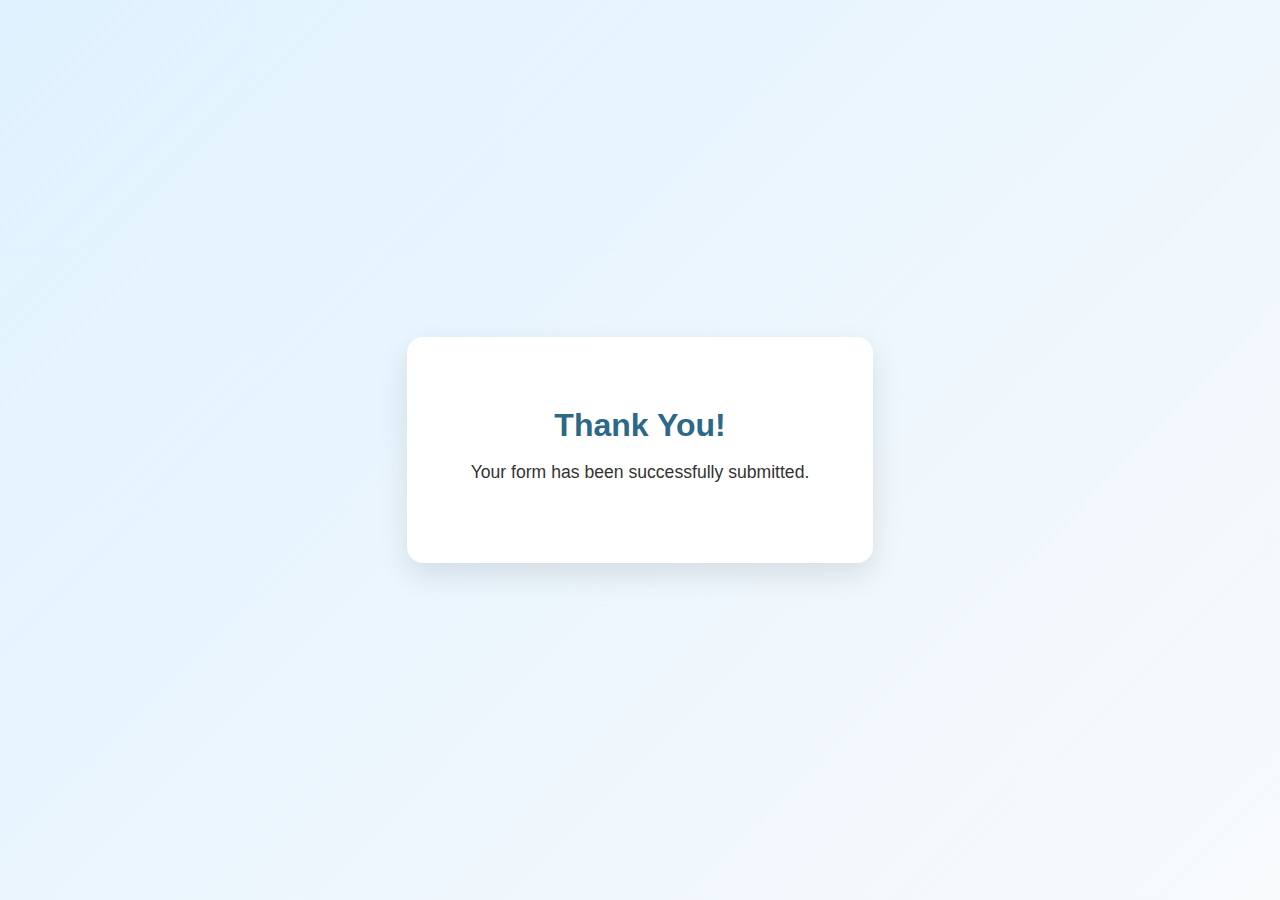
<file: public/CompletedForm.html>
<!DOCTYPE html>
<html lang="en">
<head>
  <meta charset="UTF-8">
  <meta name="viewport" content="width=device-width, initial-scale=1.0">
  <title>Thank You!</title>
  <style>
    body {
      font-family: "Poppins", sans-serif;
      background: linear-gradient(135deg, #e0f2ff 0%, #f8fafc 100%);
      display: flex;
      justify-content: center;
      align-items: center;
      min-height: 100vh;
      margin: 0;
    }
    .message-box {
      text-align: center;
      background: white;
      padding: 3rem 4rem;
      border-radius: 16px;
      box-shadow: 0 12px 30px rgba(0, 0, 0, 0.1);
    }
    h1 {
      color: #2d6886;
      margin-bottom: 1rem;
    }
    p {
      color: #333;
      font-size: 1.1rem;
      margin-bottom: 2rem;
    }
    a {
      text-decoration: none;
      background: linear-gradient(90deg, #2d6886, #2e8ab8);
      color: white;
      padding: 0.8rem 1.5rem;
      border-radius: 10px;
      transition: all 0.3s ease;
    }
    a:hover {
      transform: translateY(-2px);
      box-shadow: 0 6px 16px rgba(37, 99, 235, 0.3);
    }
  </style>
</head>
<body>
  <div class="message-box">
    <h1>Thank You!</h1>
    <p>Your form has been successfully submitted.</p>
  </div>
</body>
</html>
</file>
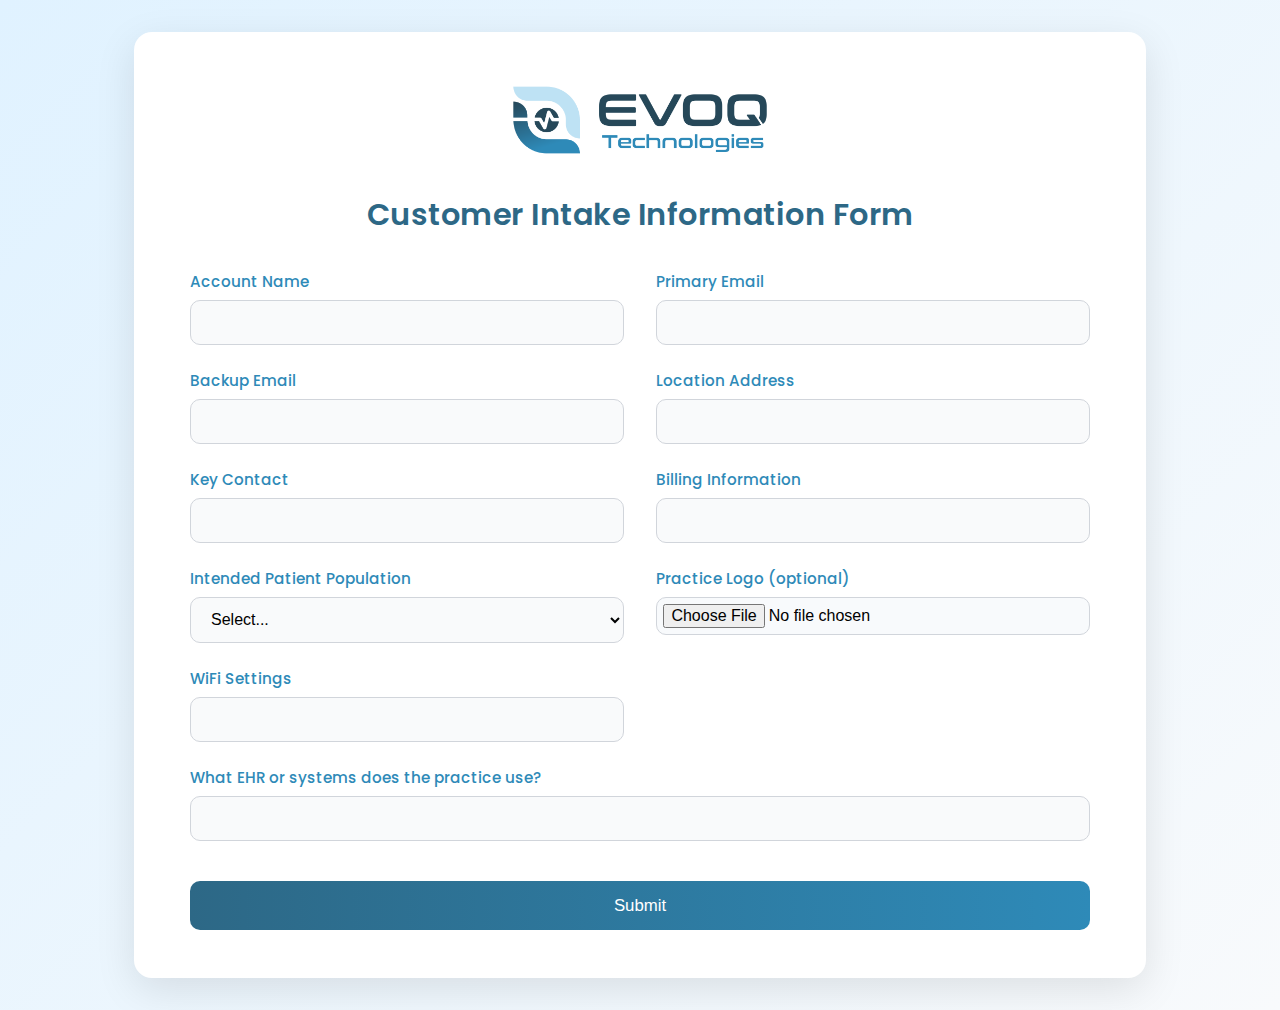
<file: public/CustomerIntakeForm.html>
<!DOCTYPE html>
<html lang="en">
<head>
  <meta charset="UTF-8" />
  <meta name="viewport" content="width=device-width, initial-scale=1.0" />
  <title>Customer Intake Information Form</title>

  <link href="https://fonts.googleapis.com/css2?family=Poppins:wght@400;500;600&display=swap" rel="stylesheet">

  <style>
    body {
      font-family: "Poppins", sans-serif;
      background: linear-gradient(135deg, #e0f2ff 0%, #f8fafc 100%);
      display: flex;
      justify-content: center;
      align-items: center;
      min-height: 100vh;
      margin: 0;
      padding: 2rem;
    }

    .form-container {
      background: #ffffff;
      width: 100%;
      max-width: 900px;
      border-radius: 18px;
      padding: 3rem 3.5rem;
      box-shadow: 0 12px 40px rgba(0, 0, 0, 0.1);
      animation: fadeIn 0.8s ease;
      position: relative;
    }

    @keyframes fadeIn {
      from { opacity: 0; transform: translateY(20px); }
      to { opacity: 1; transform: translateY(0); }
    }

    h2 {
      text-align: center;
      color: #2d6886;
      margin-bottom: 2rem;
      font-weight: 600;
      font-size: 1.9rem;
      letter-spacing: 0.5px;
    }

    .form-grid {
      display: grid;
      grid-template-columns: 1fr 1fr;
      gap: 1.5rem 2rem;
    }

    .form-group {
      display: flex;
      flex-direction: column;
    }

    label {
      font-weight: 500;
      color: #2e8ab8;
      margin-bottom: 0.4rem;
      font-size: 0.95rem;
    }

    input, select, textarea {
      padding: 0.8rem 1rem;
      border: 1px solid #d1d5db;
      border-radius: 10px;
      font-size: 1rem;
      background-color: #f9fafb;
      transition: all 0.25s ease;
    }

    input:focus, select:focus, textarea:focus {
      border-color: #2e8ab8;
      background-color: #ffffff;
      box-shadow: 0 0 0 3px rgba(37, 99, 235, 0.15);
      outline: none;
    }

    textarea {
      resize: vertical;
    }

    .form-group input[type="file"] {
      padding: 0.4rem;
      background: #f8fafc;
    }

    #otherPatientInfo {
      height: 160px;
      width: 100%;
    }

    #otherPatientField {
      display: none;
      grid-column: span 2;
    }

    button {
      grid-column: span 2;
      background: linear-gradient(90deg, #2d6886, #2e8ab8);
      color: white;
      padding: 0.9rem;
      font-size: 1.05rem;
      border: none;
      border-radius: 10px;
      cursor: pointer;
      transition: all 0.3s ease;
      margin-top: 1rem;
    }

    button:hover {
      background: linear-gradient(90deg, #2d6886, #2e8ab8);
      transform: translateY(-2px);
      box-shadow: 0 6px 16px rgba(37, 99, 235, 0.3);
    }

    a.logo-link {
      display: block;
      position: relative;
      width: fit-content;
      margin: 0 auto 1.5rem auto;
    }

    .form-logo {
      height: 80px;
      object-fit: contain;
      transition: transform 0.2s ease;
    }

    .form-logo:hover {
      transform: scale(1.05);
    }

    a.logo-link::after {
      content: "Go to Evoq";
      position: absolute;
      bottom: -14px;
      left: 50%;
      transform: translateX(-50%);
      background: #2d6886;
      color: white;
      font-size: 0.8rem;
      padding: 3px 7px;
      border-radius: 6px;
      opacity: 0;
      white-space: nowrap;
      pointer-events: none;
      transition: opacity 0.3s ease, bottom 0.3s ease;
    }

    a.logo-link:hover::after {
      opacity: 1;
      bottom: -18px;
    }
  </style>
</head>
<body>
  <div class="form-container">
    <a href="https://goevoq.com/" target="_blank" rel="noopener noreferrer" class="logo-link">
      <img src="evoq.png" alt="Company Logo" class="form-logo">
    </a>

    <h2>Customer Intake Information Form</h2>
    <form class="form-grid" id="intakeForm" action="/submit" method="POST" enctype="multipart/form-data">
      <div class="form-group">
        <label>Account Name</label>
        <input type="text" name="accountName" required />
      </div>

      <div class="form-group">
        <label>Primary Email</label>
        <input type="email" name="primaryEmail" required />
      </div>

      <div class="form-group">
        <label>Backup Email</label>
        <input type="email" name="backupEmail" required />
      </div>

      <div class="form-group">
        <label>Location Address</label>
        <input type="text" name="locationAddress" required />
      </div>

      <div class="form-group">
        <label>Key Contact</label>
        <input type="text" name="keyContact" required />
      </div>

      <div class="form-group">
        <label>Billing Information</label>
        <input type="text" name="billingInfo" required />
      </div>

      <div class="form-group">
        <label>Intended Patient Population</label>
        <select id="patientPopulation" name="patientPopulation" required>
          <option value="">Select...</option>
          <option value="over50">Over 50</option>
          <option value="diabetic">Diabetic</option>
          <option value="glaucoma">Glaucoma</option>
          <option value="amd">AMD</option>
          <option value="other">Other</option>
        </select>
      </div>

      <div id="otherPatientField" class="form-group">
        <textarea id="otherPatientInfo" name="otherPatientInfo" placeholder="Please describe..."></textarea>
      </div>

      <div class="form-group">
        <label>Practice Logo (optional)</label>
        <input type="file" name="practiceLogo" accept="image/*" />
      </div>

      <div class="form-group">
        <label>WiFi Settings</label>
        <input type="text" name="wifiSettings" required />
      </div>

      <div class="form-group" style="grid-column: span 2;">
        <label>What EHR or systems does the practice use?</label>
        <input type="text" name="ehrSystems" required />
      </div>

      <button type="submit">Submit</button>
    </form>
  </div>

  <script>
    const patientSelect = document.getElementById('patientPopulation');
    const otherField = document.getElementById('otherPatientField');

    patientSelect.addEventListener('change', () => {
      if (patientSelect.value === 'other') {
        otherField.style.display = 'block';
        otherField.querySelector('textarea').required = true;
      } else {
        otherField.style.display = 'none';
        otherField.querySelector('textarea').required = false;
      }
    });
  </script>
</body>
</html>
</file>
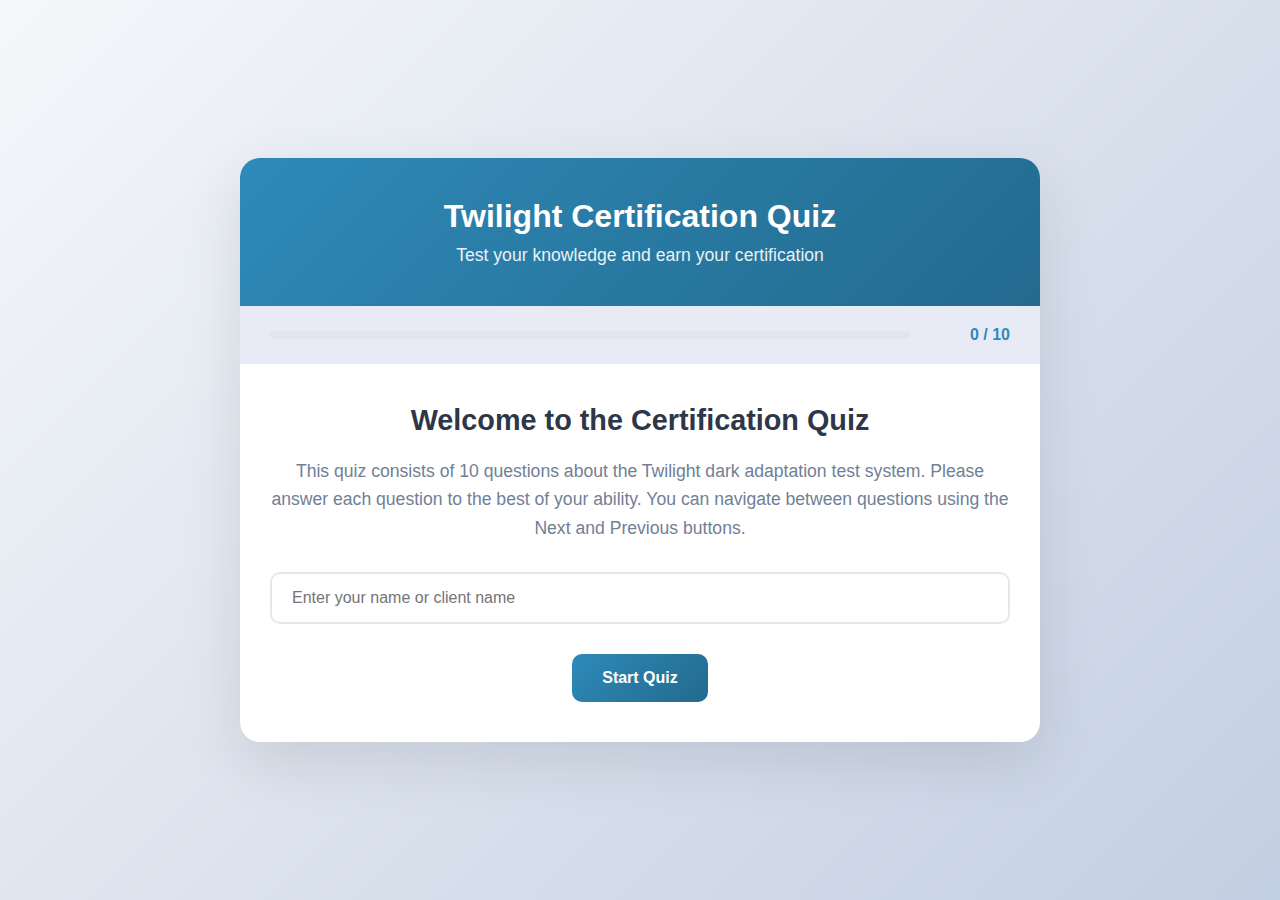
<file: public/quiz.html>
<!DOCTYPE html>
<html lang="en">
<head>
    <meta charset="UTF-8">
    <meta name="viewport" content="width=device-width, initial-scale=1.0">
    <title>Twilight Certification Quiz</title>
    <style>
        * {
            margin: 0;
            padding: 0;
            box-sizing: border-box;
        }

        body {
            font-family: 'Segoe UI', Tahoma, Geneva, Verdana, sans-serif;
            background: linear-gradient(135deg, #f5f7fa 0%, #c3cfe2 100%);
            min-height: 100vh;
            display: flex;
            justify-content: center;
            align-items: center;
            padding: 20px;
        }

        .container {
            max-width: 800px;
            width: 100%;
            background: white;
            border-radius: 20px;
            box-shadow: 0 20px 60px rgba(0, 0, 0, 0.1);
            overflow: hidden;
        }

        .header {
            background: linear-gradient(135deg, #2e8ab8 0%, #236a8e 100%);
            color: white;
            padding: 40px 30px;
            text-align: center;
        }

        .header h1 {
            font-size: 2rem;
            margin-bottom: 10px;
        }

        .header p {
            opacity: 0.9;
            font-size: 1.1rem;
        }

        .progress-container {
            background: #e8ebf5;
            padding: 20px 30px;
            display: flex;
            justify-content: space-between;
            align-items: center;
        }

        .progress-bar {
            flex: 1;
            height: 8px;
            background: #e0e5f0;
            border-radius: 10px;
            overflow: hidden;
            margin-right: 20px;
        }

        .progress-fill {
            height: 100%;
            background: linear-gradient(90deg, #2e8ab8 0%, #236a8e 100%);
            width: 0%;
            transition: width 0.5s ease;
        }

        .progress-text {
            color: #2e8ab8;
            font-weight: 600;
            min-width: 80px;
            text-align: right;
        }

        .content {
            padding: 40px 30px;
        }

        .start-screen {
            text-align: center;
        }

        .start-screen h2 {
            color: #2d3748;
            font-size: 1.8rem;
            margin-bottom: 20px;
        }

        .start-screen p {
            color: #718096;
            font-size: 1.1rem;
            margin-bottom: 30px;
            line-height: 1.6;
        }

        .question-container {
            display: none;
        }

        .question-container.active {
            display: block;
            animation: slideIn 0.5s ease;
        }

        @keyframes slideIn {
            from {
                opacity: 0;
                transform: translateY(20px);
            }
            to {
                opacity: 1;
                transform: translateY(0);
            }
        }

        .question {
            font-size: 1.3rem;
            color: #2d3748;
            margin-bottom: 30px;
            line-height: 1.5;
        }

        .question-number {
            color: #2e8ab8;
            font-weight: 600;
            display: block;
            margin-bottom: 10px;
        }

        .answer-input {
            width: 100%;
            padding: 15px 20px;
            font-size: 1rem;
            border: 2px solid #e2e8f0;
            border-radius: 10px;
            transition: all 0.3s ease;
            font-family: inherit;
            resize: vertical;
            min-height: 100px;
        }

        .answer-input:focus {
            outline: none;
            border-color: #2e8ab8;
            box-shadow: 0 0 0 3px rgba(46, 138, 184, 0.1);
        }

        .button-container {
            display: flex;
            gap: 15px;
            margin-top: 30px;
            flex-wrap: wrap;
        }

        .btn {
            padding: 15px 30px;
            font-size: 1rem;
            border: none;
            border-radius: 10px;
            cursor: pointer;
            font-weight: 600;
            transition: all 0.3s ease;
            flex: 1;
            min-width: 120px;
        }

        .btn-primary {
            background: linear-gradient(135deg, #2e8ab8 0%, #236a8e 100%);
            color: white;
        }

        .btn-primary:hover {
            transform: translateY(-2px);
            box-shadow: 0 10px 25px rgba(46, 138, 184, 0.3);
        }

        .btn-secondary {
            background: white;
            color: #2e8ab8;
            border: 2px solid #2e8ab8;
        }

        .btn-secondary:hover {
            background: #f7fafc;
        }

        .btn:disabled {
            opacity: 0.5;
            cursor: not-allowed;
            transform: none !important;
        }

        .results-screen {
            display: none;
            text-align: center;
        }

        .results-screen.active {
            display: block;
            animation: slideIn 0.5s ease;
        }

        .results-screen h2 {
            color: #2d3748;
            font-size: 2rem;
            margin-bottom: 20px;
        }

        .score-display {
            font-size: 4rem;
            color: #2e8ab8;
            font-weight: 700;
            margin: 30px 0;
        }

        .success-message {
            color: #155724;
            background: #d4edda;
            padding: 15px;
            border-radius: 10px;
            margin-bottom: 20px;
            font-weight: 500;
        }

        .answers-review {
            text-align: left;
            margin-top: 40px;
            max-height: 400px;
            overflow-y: auto;
            padding: 20px;
            background: #f7fafc;
            border-radius: 10px;
        }

        .answer-item {
            margin-bottom: 25px;
            padding-bottom: 25px;
            border-bottom: 1px solid #e2e8f0;
        }

        .answer-item:last-child {
            border-bottom: none;
        }

        .answer-question {
            font-weight: 600;
            color: #2d3748;
            margin-bottom: 10px;
        }

        .answer-text {
            color: #4a5568;
            line-height: 1.5;
            background: white;
            padding: 10px 15px;
            border-radius: 5px;
        }

        @media (max-width: 640px) {
            .header h1 {
                font-size: 1.5rem;
            }

            .header p {
                font-size: 0.95rem;
            }

            .content {
                padding: 30px 20px;
            }

            .question {
                font-size: 1.1rem;
            }

            .button-container {
                flex-direction: column;
            }

            .btn {
                width: 100%;
            }

            .score-display {
                font-size: 3rem;
            }
        }
    </style>
</head>
<body>
    <div class="container">
        <div class="header">
            <h1>Twilight Certification Quiz</h1>
            <p>Test your knowledge and earn your certification</p>
        </div>

        <div class="progress-container">
            <div class="progress-bar">
                <div class="progress-fill" id="progressFill"></div>
            </div>
            <div class="progress-text" id="progressText">0 / 10</div>
        </div>

        <div class="content">
            <div class="start-screen" id="startScreen">
                <h2>Welcome to the Certification Quiz</h2>
                <p>This quiz consists of 10 questions about the Twilight dark adaptation test system. Please answer each question to the best of your ability. You can navigate between questions using the Next and Previous buttons.</p>
                <div style="margin: 30px 0;">
                    <input type="text" class="answer-input" id="clientName" placeholder="Enter your name or client name" style="min-height: 50px;">
                </div>
                <button class="btn btn-primary" onclick="startQuiz()">Start Quiz</button>
            </div>

            <div class="question-container" id="questionContainer">
                <div class="question">
                    <span class="question-number" id="questionNumber">Question 1 of 10</span>
                    <span id="questionText"></span>
                </div>
                <textarea class="answer-input" id="answerInput" placeholder="Type your answer here..."></textarea>
                <div class="button-container">
                    <button class="btn btn-secondary" id="prevBtn" onclick="prevQuestion()">Previous</button>
                    <button class="btn btn-primary" id="nextBtn" onclick="nextQuestion()">Next</button>
                </div>
            </div>

            <div class="results-screen" id="resultsScreen">
                <h2>Quiz Completed!</h2>
                <div class="success-message" id="successMessage" style="display: none;">
                    ✓ Your quiz has been submitted successfully!
                </div>
                <div class="score-display">10/10</div>
                <p style="color: #718096; font-size: 1.1rem; margin-bottom: 20px;">All questions answered</p>
                <div class="answers-review" id="answersReview"></div>
                <div class="button-container">
                    <button class="btn btn-secondary" onclick="window.location.href='/dashboard'">Go to Dashboard</button>
                    <button class="btn btn-primary" onclick="restartQuiz()">Retake Quiz</button>
                </div>
            </div>
        </div>
    </div>

    <script>
        const questions = [
            "What CPT code is used for dark adaptation test reimbursement in patients meeting medical necessity criteria?",
            "What are three patient groups who should routinely receive Twilight testing?",
            "How long does a Twilight rapid dark adaptation test typically take?",
            "Where is the optimal placement for Twilight in clinic workflow?",
            "What age threshold triggers routine testing?",
            "What is the reimbursement pathway for CPT 92284 for tests conducted in patients with medical necessity?",
            "Which common diagnostics are usually performed after a Twilight-positive finding to identify reasons for delayed dark adaptation?",
            "How do you confirm headset and earphone functionality?",
            "What are the obligations of a 'Twilight Champion'?",
            "How long is an operator's certification valid before renewal?"
        ];

        let currentQuestion = 0;
        let answers = new Array(questions.length).fill('');
        let clientName = '';

        function startQuiz() {
            clientName = document.getElementById('clientName').value.trim();
            
            if (clientName === '') {
                alert('Please enter your name before starting the quiz.');
                return;
            }
            
            document.getElementById('startScreen').style.display = 'none';
            document.getElementById('questionContainer').classList.add('active');
            loadQuestion();
        }

        function loadQuestion() {
            document.getElementById('questionNumber').textContent = `Question ${currentQuestion + 1} of ${questions.length}`;
            document.getElementById('questionText').textContent = questions[currentQuestion];
            document.getElementById('answerInput').value = answers[currentQuestion];
            
            document.getElementById('prevBtn').disabled = currentQuestion === 0;
            document.getElementById('nextBtn').textContent = currentQuestion === questions.length - 1 ? 'Finish' : 'Next';
            
            updateProgress();
        }

        function saveAnswer() {
            answers[currentQuestion] = document.getElementById('answerInput').value;
        }

        function nextQuestion() {
            saveAnswer();
            
            const currentAnswer = document.getElementById('answerInput').value.trim();
            
            if (currentAnswer === '') {
                alert('Please provide an answer before continuing.');
                return;
            }
            
            if (currentQuestion < questions.length - 1) {
                currentQuestion++;
                loadQuestion();
            } else {
                showResults();
            }
        }

        function prevQuestion() {
            saveAnswer();
            
            if (currentQuestion > 0) {
                currentQuestion--;
                loadQuestion();
            }
        }

        function updateProgress() {
            const progress = ((currentQuestion + 1) / questions.length) * 100;
            document.getElementById('progressFill').style.width = progress + '%';
            document.getElementById('progressText').textContent = `${currentQuestion + 1} / ${questions.length}`;
        }

        function showResults() {
            document.getElementById('questionContainer').classList.remove('active');
            
            const answeredCount = answers.filter(a => a.trim() !== '').length;
            
            // Submit to backend
            submitQuizToBackend(answeredCount).then(() => {
                document.getElementById('resultsScreen').classList.add('active');
                document.getElementById('successMessage').style.display = 'block';
                document.querySelector('.score-display').textContent = `${answeredCount}/${questions.length}`;
                
                const reviewHTML = questions.map((q, i) => `
                    <div class="answer-item">
                        <div class="answer-question">Question ${i + 1}: ${q}</div>
                        <div class="answer-text">${answers[i] || '<em style="color: #a0aec0;">No answer provided</em>'}</div>
                    </div>
                `).join('');
                
                document.getElementById('answersReview').innerHTML = reviewHTML;
            }).catch(err => {
                console.error('Submission error:', err);
                alert('Error submitting quiz. Please try again or contact support.');
                currentQuestion = questions.length - 1;
                document.getElementById('questionContainer').classList.add('active');
            });
        }

        async function submitQuizToBackend(score) {
            console.log('Submitting quiz with data:', {
                clientName,
                answers,
                score
            });

            try {
                const response = await fetch('/submit-quiz', {
                    method: 'POST',
                    headers: {
                        'Content-Type': 'application/json'
                    },
                    body: JSON.stringify({
                        clientName: clientName,
                        answers: answers,
                        score: score
                    })
                });

                if (!response.ok) {
                    const errorData = await response.json();
                    throw new Error(errorData.error || 'Failed to submit quiz');
                }

                const data = await response.json();
                console.log('Quiz submitted successfully:', data);
                return data;
            } catch (error) {
                console.error('Error submitting quiz:', error);
                throw error;
            }
        }

        function restartQuiz() {
            currentQuestion = 0;
            answers = new Array(questions.length).fill('');
            clientName = '';
            document.getElementById('resultsScreen').classList.remove('active');
            document.getElementById('startScreen').style.display = 'block';
            document.getElementById('clientName').value = '';
            document.getElementById('successMessage').style.display = 'none';
            updateProgress();
        }
    </script>
</body>
</html>
</file>
